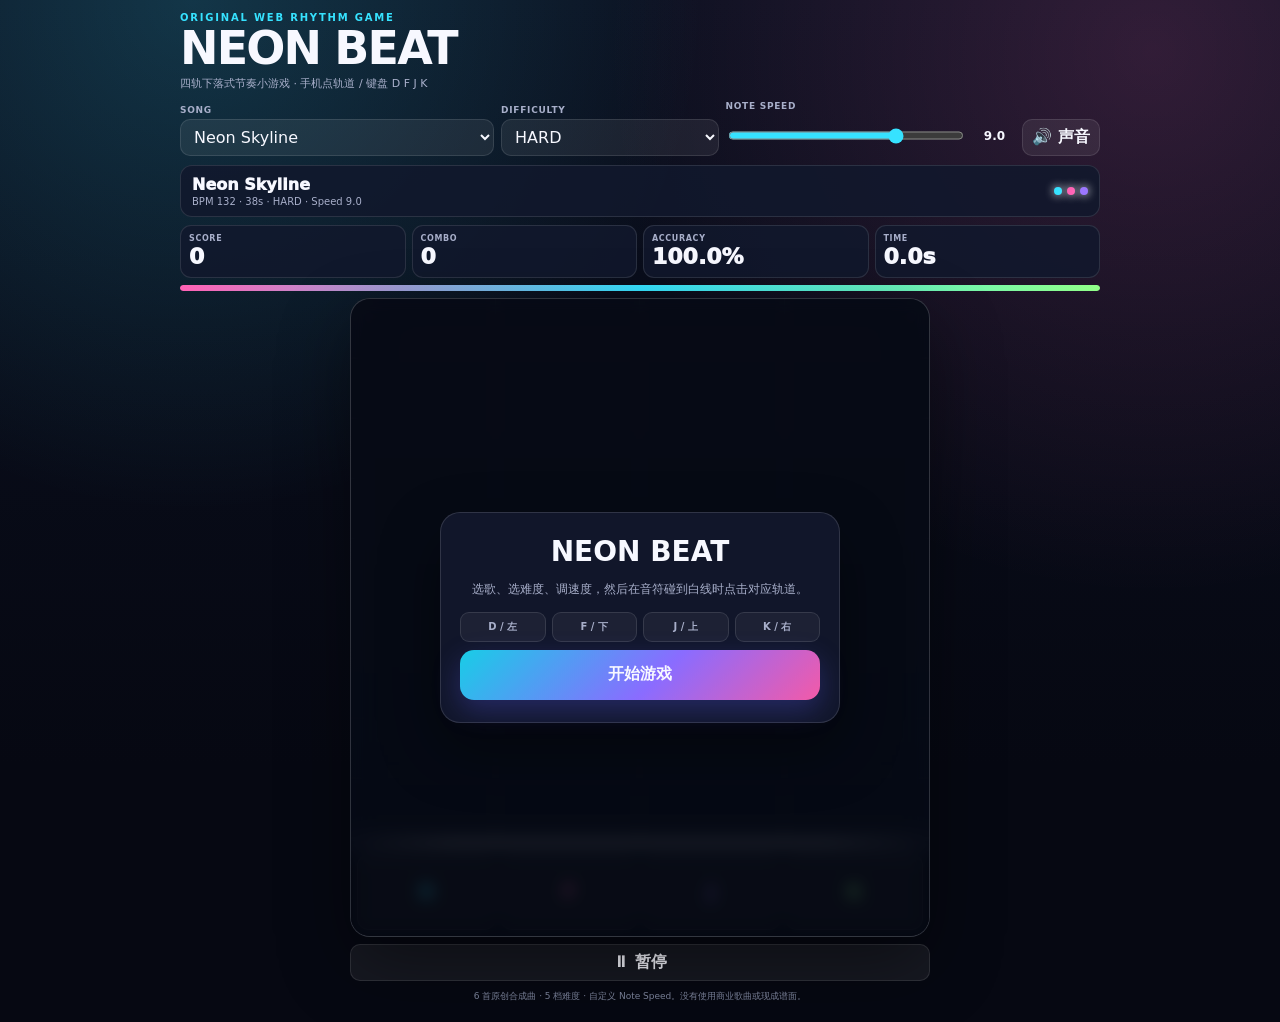
<file: index.html>
<!DOCTYPE html>
<html lang="zh-CN">
<head>
  <meta charset="UTF-8">
  <meta name="viewport" content="width=device-width, initial-scale=1, viewport-fit=cover, user-scalable=no">
  <meta name="theme-color" content="#0b1020">
  <title>NEON BEAT</title>
  <style>
    :root{--bg:#070a14;--panel:rgba(18,24,45,.88);--line:rgba(255,255,255,.11);--text:#f7f8ff;--muted:#a8afca;--cyan:#36e2ff;--pink:#ff62b5;--violet:#9b77ff;--lime:#91ff88;--danger:#ff5c78}
    *{box-sizing:border-box;-webkit-tap-highlight-color:transparent}html,body{margin:0;min-height:100%;background:var(--bg);color:var(--text)}body{min-height:100dvh;overflow-x:hidden;font-family:Inter,ui-sans-serif,system-ui,-apple-system,BlinkMacSystemFont,"Segoe UI",sans-serif;background:radial-gradient(circle at 15% 0%,rgba(54,226,255,.18),transparent 32rem),radial-gradient(circle at 90% 5%,rgba(255,98,181,.16),transparent 34rem),linear-gradient(180deg,#0b1020,#060812 75%)}
    button,select,input{font:inherit}button{border:0;color:inherit}.app{width:min(100%,940px);margin:0 auto;padding:max(12px,env(safe-area-inset-top)) 10px max(18px,env(safe-area-inset-bottom))}
    .topbar{display:flex;align-items:flex-end;justify-content:space-between;gap:12px;margin-bottom:10px}.brand-small{margin:0 0 2px;color:var(--cyan);font-size:10px;font-weight:900;letter-spacing:.18em}h1{margin:0;font-size:clamp(28px,7vw,46px);line-height:1;letter-spacing:-.04em}.sub{margin:5px 0 0;color:var(--muted);font-size:11px}
    .settings{display:grid;grid-template-columns:1.3fr .9fr 1.2fr auto;gap:7px;align-items:end;margin-bottom:9px}.field label{display:block;margin:0 0 4px;color:var(--muted);font-size:9px;font-weight:850;text-transform:uppercase;letter-spacing:.08em}.field select,.field input,.small-btn{width:100%;min-height:37px;padding:7px 9px;border:1px solid var(--line);border-radius:10px;background:rgba(255,255,255,.07);color:var(--text);outline:none}.field select option{color:#111}.speed-box{display:flex;align-items:center;gap:7px}.speed-box input{padding:0;accent-color:var(--cyan)}.speed-value{min-width:42px;text-align:center;font-size:12px;font-weight:900}.small-btn{cursor:pointer;font-weight:850;white-space:nowrap}.small-btn:active{transform:scale(.97)}
    .song-info{display:flex;align-items:center;justify-content:space-between;gap:10px;margin-bottom:8px;padding:9px 11px;border:1px solid var(--line);border-radius:12px;background:var(--panel)}.song-title{font-weight:950}.song-meta{color:var(--muted);font-size:10px;margin-top:2px}.song-dots{display:flex;gap:5px}.dot{width:8px;height:8px;border-radius:50%;background:var(--cyan);box-shadow:0 0 10px currentColor}.dot:nth-child(2){background:var(--pink)}.dot:nth-child(3){background:var(--violet)}
    .hud{display:grid;grid-template-columns:repeat(4,minmax(0,1fr));gap:6px;margin-bottom:7px}.hud-card{min-width:0;padding:8px;border:1px solid var(--line);border-radius:11px;background:var(--panel)}.hud-label{color:var(--muted);font-size:8px;font-weight:800;letter-spacing:.08em;text-transform:uppercase}.hud-value{margin-top:1px;overflow:hidden;font-size:clamp(15px,4vw,22px);font-weight:950;white-space:nowrap;text-overflow:ellipsis}
    .life-wrap{height:6px;margin-bottom:7px;overflow:hidden;border-radius:999px;background:rgba(255,255,255,.08)}.life-bar{width:100%;height:100%;border-radius:inherit;background:linear-gradient(90deg,var(--pink),var(--cyan),var(--lime));transition:width .15s ease}
    .game-shell{position:relative;width:min(100%,580px);height:min(71dvh,720px);min-height:470px;margin:0 auto;overflow:hidden;border:1px solid rgba(255,255,255,.14);border-radius:20px;background:linear-gradient(180deg,rgba(255,255,255,.035),rgba(255,255,255,.01)),#090d19;box-shadow:0 28px 70px rgba(0,0,0,.42),inset 0 0 40px rgba(88,99,255,.05);touch-action:none;user-select:none}.game-shell::before{content:"";position:absolute;inset:0;pointer-events:none;background:repeating-linear-gradient(180deg,transparent 0 58px,rgba(255,255,255,.025) 59px 60px)}
    .lanes{position:absolute;inset:0;display:grid;grid-template-columns:repeat(4,1fr)}.lane{position:relative;overflow:hidden;border-right:1px solid rgba(255,255,255,.08)}.lane:last-child{border-right:0}.lane.active{background:rgba(255,255,255,.055)}.hit-line{position:absolute;left:0;right:0;bottom:92px;height:3px;z-index:5;background:linear-gradient(90deg,transparent,rgba(255,255,255,.95) 18%,rgba(255,255,255,.95) 82%,transparent);box-shadow:0 0 18px rgba(255,255,255,.55);pointer-events:none}
    .judge{position:absolute;z-index:20;left:50%;top:48%;transform:translate(-50%,-50%) scale(.85);min-width:150px;text-align:center;font-size:clamp(25px,8vw,44px);font-weight:1000;letter-spacing:-.04em;opacity:0;pointer-events:none;text-shadow:0 4px 18px rgba(0,0,0,.55)}.judge.show{animation:judgePop .38s ease-out}.judge.perfect{color:#fff;text-shadow:0 0 8px var(--cyan),0 0 24px var(--violet)}.judge.great{color:var(--cyan)}.judge.good{color:#ffe477}.judge.miss{color:var(--danger)}@keyframes judgePop{0%{opacity:0;transform:translate(-50%,-50%) scale(.7)}30%{opacity:1;transform:translate(-50%,-50%) scale(1.08)}100%{opacity:0;transform:translate(-50%,-68%) scale(1)}}
    .note{position:absolute;z-index:8;left:9%;width:82%;height:24px;border:2px solid rgba(255,255,255,.76);border-radius:8px;transform:translateY(-50%);box-shadow:0 0 12px currentColor;will-change:top;pointer-events:none}.note.l0{color:var(--cyan);background:linear-gradient(90deg,#1dbcd6,#56ecff)}.note.l1{color:var(--pink);background:linear-gradient(90deg,#e94398,#ff82c5)}.note.l2{color:var(--violet);background:linear-gradient(90deg,#7258dc,#a990ff)}.note.l3{color:var(--lime);background:linear-gradient(90deg,#58cf6b,#a8ff91)}
    .lane-buttons{position:absolute;z-index:10;left:0;right:0;bottom:0;height:88px;display:grid;grid-template-columns:repeat(4,1fr);gap:4px;padding:6px;background:linear-gradient(180deg,transparent,rgba(3,5,12,.82) 22%)}.lane-btn{touch-action:none;border:1px solid rgba(255,255,255,.16);border-radius:12px;background:rgba(255,255,255,.075);font-weight:950;font-size:17px;cursor:pointer;transition:transform .06s ease,background .06s ease,box-shadow .06s ease}.lane-btn:nth-child(1){color:var(--cyan)}.lane-btn:nth-child(2){color:var(--pink)}.lane-btn:nth-child(3){color:var(--violet)}.lane-btn:nth-child(4){color:var(--lime)}.lane-btn.pressed{transform:translateY(2px) scale(.96);background:rgba(255,255,255,.17);box-shadow:inset 0 0 20px rgba(255,255,255,.12)}
    .overlay{position:absolute;z-index:50;inset:0;display:grid;place-items:center;padding:20px;background:rgba(5,8,18,.78);backdrop-filter:blur(8px)}.overlay.hidden{display:none}.overlay-card{width:min(100%,400px);padding:22px 19px;border:1px solid rgba(255,255,255,.13);border-radius:20px;background:rgba(18,24,45,.95);text-align:center;box-shadow:0 25px 60px rgba(0,0,0,.4)}.overlay-card h2{margin:0;font-size:28px}.overlay-card p{color:var(--muted);font-size:12px;line-height:1.55}.start-btn{width:100%;min-height:50px;margin-top:8px;border-radius:14px;background:linear-gradient(135deg,#18cde7,#8a6cff 55%,#f35aa8);font-size:16px;font-weight:950;cursor:pointer;box-shadow:0 10px 28px rgba(95,94,255,.28)}.start-btn:active{transform:scale(.985)}
    .keys{display:grid;grid-template-columns:repeat(4,1fr);gap:6px;margin:13px 0 0}.keycap{padding:7px 4px;border:1px solid var(--line);border-radius:9px;background:rgba(255,255,255,.05);color:var(--muted);font-size:10px;font-weight:800}.countdown{position:absolute;z-index:45;inset:0;display:grid;place-items:center;font-size:clamp(72px,24vw,130px);font-weight:1000;pointer-events:none;text-shadow:0 0 35px var(--cyan)}.countdown.hidden{display:none}
    .result-grid{display:grid;grid-template-columns:repeat(2,1fr);gap:8px;margin:13px 0}.result-item{padding:9px;border:1px solid var(--line);border-radius:12px;background:rgba(255,255,255,.05)}.result-item span{display:block;color:var(--muted);font-size:9px}.result-item strong{display:block;margin-top:2px;font-size:19px}.grade{margin:4px 0 8px;font-size:70px;font-weight:1000;line-height:.95;background:linear-gradient(135deg,var(--cyan),#fff,var(--pink));-webkit-background-clip:text;background-clip:text;color:transparent}.footer-note{margin:9px auto 0;width:min(100%,580px);color:#7f879f;font-size:9px;text-align:center;line-height:1.5}
    @media(max-width:700px){.app{padding-left:6px;padding-right:6px}.topbar{align-items:flex-start}.sub{display:none}.settings{grid-template-columns:1fr 1fr}.settings .field:nth-child(3){grid-column:1/2}.settings .small-btn{grid-column:2/3}.song-info{padding:8px}.hud{gap:4px}.hud-card{padding:6px}.game-shell{height:min(73dvh,720px);border-radius:14px}}
  </style>
</head>
<body>
  <main class="app">
    <header class="topbar">
      <div><p class="brand-small">ORIGINAL WEB RHYTHM GAME</p><h1>NEON BEAT</h1><p class="sub">四轨下落式节奏小游戏 · 手机点轨道 / 键盘 D F J K</p></div>
    </header>

    <section class="settings">
      <div class="field"><label for="songSelect">Song</label><select id="songSelect"></select></div>
      <div class="field"><label for="difficulty">Difficulty</label><select id="difficulty"><option value="easy">EASY</option><option value="normal">NORMAL</option><option value="hard" selected>HARD</option><option value="expert">EXPERT</option><option value="master">MASTER</option></select></div>
      <div class="field"><label for="speedRange">Note Speed</label><div class="speed-box"><input id="speedRange" type="range" min="1" max="12" step="0.1" value="9"><span id="speedValue" class="speed-value">9.0</span></div></div>
      <button id="soundBtn" class="small-btn" type="button">🔊 声音</button>
    </section>

    <section class="song-info"><div><div id="songTitle" class="song-title">Neon Skyline</div><div id="songMeta" class="song-meta">BPM 132 · 38s</div></div><div class="song-dots"><span class="dot"></span><span class="dot"></span><span class="dot"></span></div></section>

    <section class="hud"><div class="hud-card"><div class="hud-label">Score</div><div id="score" class="hud-value">0</div></div><div class="hud-card"><div class="hud-label">Combo</div><div id="combo" class="hud-value">0</div></div><div class="hud-card"><div class="hud-label">Accuracy</div><div id="accuracy" class="hud-value">100%</div></div><div class="hud-card"><div class="hud-label">Time</div><div id="time" class="hud-value">--</div></div></section>
    <div class="life-wrap"><div id="lifeBar" class="life-bar"></div></div>

    <section id="gameShell" class="game-shell">
      <div class="lanes"><div class="lane" data-lane="0"></div><div class="lane" data-lane="1"></div><div class="lane" data-lane="2"></div><div class="lane" data-lane="3"></div></div>
      <div class="hit-line"></div><div id="judge" class="judge">PERFECT</div><div id="countdown" class="countdown hidden">3</div>
      <div class="lane-buttons"><button class="lane-btn" data-lane="0" type="button">D</button><button class="lane-btn" data-lane="1" type="button">F</button><button class="lane-btn" data-lane="2" type="button">J</button><button class="lane-btn" data-lane="3" type="button">K</button></div>
      <div id="startOverlay" class="overlay"><div class="overlay-card"><h2>NEON BEAT</h2><p>选歌、选难度、调速度，然后在音符碰到白线时点击对应轨道。</p><div class="keys"><div class="keycap">D / 左</div><div class="keycap">F / 下</div><div class="keycap">J / 上</div><div class="keycap">K / 右</div></div><button id="startBtn" class="start-btn" type="button">开始游戏</button></div></div>
      <div id="pauseOverlay" class="overlay hidden"><div class="overlay-card"><h2>PAUSED</h2><p>游戏暂停了。</p><button id="resumeBtn" class="start-btn" type="button">继续</button></div></div>
      <div id="resultOverlay" class="overlay hidden"><div class="overlay-card"><div id="grade" class="grade">S</div><h2>RESULT</h2><div class="result-grid"><div class="result-item"><span>SCORE</span><strong id="resultScore">0</strong></div><div class="result-item"><span>MAX COMBO</span><strong id="resultCombo">0</strong></div><div class="result-item"><span>ACCURACY</span><strong id="resultAccuracy">0%</strong></div><div class="result-item"><span>MISS</span><strong id="resultMiss">0</strong></div></div><button id="retryBtn" class="start-btn" type="button">再来一局</button></div></div>
    </section>
    <button id="pauseBtn" class="small-btn" style="display:block;width:min(100%,580px);margin:7px auto 0" type="button" disabled>⏸ 暂停</button>
    <p class="footer-note">6 首原创合成曲 · 5 档难度 · 自定义 Note Speed。没有使用商业歌曲或现成谱面。</p>
  </main>

<script>
(()=>{"use strict";
const $=id=>document.getElementById(id),lanes=[...document.querySelectorAll('.lane')],laneButtons=[...document.querySelectorAll('.lane-btn')];
const SONGS={
 neon:{title:'Neon Skyline',bpm:132,duration:38,seed:17,root:261.63,scale:[0,2,4,7,9,7,4,2],bass:[0,0,5,5,7,7,5,5]},
 pixel:{title:'Pixel Rush',bpm:156,duration:40,seed:29,root:293.66,scale:[0,4,7,11,7,4,2,7],bass:[0,7,5,7,0,7,9,7]},
 midnight:{title:'Midnight Circuit',bpm:174,duration:42,seed:43,root:220,scale:[0,3,7,10,7,3,5,7],bass:[0,0,8,8,5,5,10,10]},
 candy:{title:'Candy Reactor',bpm:198,duration:39,seed:61,root:329.63,scale:[0,2,7,9,11,9,7,4],bass:[0,5,7,0,9,7,5,7]},
 prism:{title:'Prism Breaker',bpm:212,duration:43,seed:83,root:246.94,scale:[0,5,7,12,10,7,5,3],bass:[0,7,10,5,0,10,7,5]},
 afterglow:{title:'Afterglow Signal',bpm:118,duration:46,seed:101,root:196,scale:[0,4,7,9,7,4,2,4],bass:[0,0,5,5,9,9,7,7]}
};
const DIFF={easy:{mult:.72,split:.05,chord:.02,life:5},normal:{mult:1,split:.18,chord:.06,life:6},hard:{mult:1.28,split:.38,chord:.12,life:7},expert:{mult:1.65,split:.62,chord:.2,life:8},master:{mult:2.05,split:.82,chord:.3,life:9}};
const state={running:false,paused:false,sound:true,notes:[],startPerf:0,pausePerf:0,pauseAccum:0,raf:0,score:0,combo:0,maxCombo:0,life:100,perfect:0,great:0,good:0,miss:0,durationMs:0,leadMs:1500,audioCtx:null,nextMusicBeat:0};
Object.entries(SONGS).forEach(([id,s],i)=>{const o=document.createElement('option');o.value=id;o.textContent=s.title;if(i===0)o.selected=true;$('songSelect').appendChild(o)});
function rand(seed){let t=seed>>>0;return()=>{t+=0x6D2B79F5;let x=t;x=Math.imul(x^(x>>>15),x|1);x^=x+Math.imul(x^(x>>>7),x|61);return((x^(x>>>14))>>>0)/4294967296}};
function audio(){if(!state.sound)return null;if(!state.audioCtx){const AC=window.AudioContext||window.webkitAudioContext;if(!AC)return null;state.audioCtx=new AC()}if(state.audioCtx.state==='suspended')state.audioCtx.resume();return state.audioCtx}
function tone(freq,d=.055,g=.03,type='triangle'){const c=audio();if(!c)return;const o=c.createOscillator(),gn=c.createGain();o.type=type;o.frequency.value=freq;gn.gain.setValueAtTime(g,c.currentTime);gn.gain.exponentialRampToValueAtTime(.0001,c.currentTime+d);o.connect(gn).connect(c.destination);o.start();o.stop(c.currentTime+d)}
function noteFreq(root,semitone,oct=0){return root*Math.pow(2,(semitone+oct*12)/12)}
function getSong(){return SONGS[$('songSelect').value]}function speedLead(){return Math.max(760,Math.min(3100,3290-Number($('speedRange').value)*210))}
function updateSongInfo(){const s=getSong();$('songTitle').textContent=s.title;$('songMeta').textContent=`BPM ${s.bpm} · ${s.duration}s · ${$('difficulty').value.toUpperCase()} · Speed ${Number($('speedRange').value).toFixed(1)}`}
function currentTime(p=performance.now()){return p-state.startPerf-state.pauseAccum}
function add(chart,time,lane){chart.push({id:chart.length,time,lane,judged:false,result:null,el:null})}
function makeChart(){const s=getSong(),d=DIFF[$('difficulty').value],beat=60000/s.bpm,r=rand(s.seed+$('difficulty').selectedIndex*997),chart=[];let lane=-1,i=0;for(let t=1800;t<s.duration*1000-900;i++){let n=Math.floor(r()*4);if(n===lane&&r()<.7)n=(n+1+Math.floor(r()*3))%4;lane=n;add(chart,t,n);if(r()<d.chord){let other=(n+1+Math.floor(r()*3))%4;add(chart,t,other)}if(r()<d.split)add(chart,t+beat/2,(n+(r()<.5?1:3))%4);if($('difficulty').value==='master'&&r()<.28)add(chart,t+beat/4,(n+2)%4);let step=beat;if(r()<d.split)step=beat/2;if($('difficulty').value==='easy'&&r()<.3)step=beat*1.5;t+=step/d.mult}chart.sort((a,b)=>a.time-b.time||a.lane-b.lane);return chart}
function resetStats(){Object.assign(state,{score:0,combo:0,maxCombo:0,life:100,perfect:0,great:0,good:0,miss:0,nextMusicBeat:0});updateHud(0)}
function updateHud(t){$('score').textContent=Math.round(state.score).toLocaleString();$('combo').textContent=state.combo;const total=state.perfect+state.great+state.good+state.miss,acc=total?(state.perfect+state.great*.8+state.good*.5)/total*100:100;$('accuracy').textContent=`${acc.toFixed(1)}%`;$('time').textContent=`${Math.max(0,(state.durationMs-t)/1000).toFixed(1)}s`;$('lifeBar').style.width=`${Math.max(0,state.life)}%`}
function showJudge(text,cls){const j=$('judge');j.textContent=text;j.className=`judge ${cls}`;void j.offsetWidth;j.classList.add('show')}
function flash(l){const b=laneButtons[l],le=lanes[l];b.classList.add('pressed');le.classList.add('active');clearTimeout(b._t);b._t=setTimeout(()=>{b.classList.remove('pressed');le.classList.remove('active')},90)}
function createEl(n){const e=document.createElement('div');e.className=`note l${n.lane}`;lanes[n.lane].appendChild(e);n.el=e;return e}function removeEl(n){if(n.el){n.el.remove();n.el=null}}
function judge(n,delta){let result,pts,cls;if(delta<=68){result='PERFECT';pts=1000;cls='perfect';state.perfect++}else if(delta<=118){result='GREAT';pts=820;cls='great';state.great++}else{result='GOOD';pts=520;cls='good';state.good++}n.judged=true;n.result=result;state.combo++;state.maxCombo=Math.max(state.maxCombo,state.combo);state.score+=pts*(1+Math.min(state.combo,120)*.0025);state.life=Math.min(100,state.life+(result==='PERFECT'?.7:result==='GREAT'?.35:.1));removeEl(n);showJudge(result,cls);tone(result==='PERFECT'?900:result==='GREAT'?760:620,.04,.042,'triangle')}
function miss(n){if(n.judged)return;n.judged=true;n.result='MISS';state.miss++;state.combo=0;state.life=Math.max(0,state.life-DIFF[$('difficulty').value].life);removeEl(n);showJudge('MISS','miss')}
function hit(l){if(!state.running||state.paused)return;flash(l);const now=currentTime();let c=null,best=1e9;for(const n of state.notes){if(n.judged||n.lane!==l)continue;const d=Math.abs(n.time-now);if(d<best){best=d;c=n}if(n.time-now>260)break}if(c&&best<=205)judge(c,best);else tone([300,360,420,480][l],.02,.015,'square')}
function playMusicBeat(t){const s=getSong(),beat=60000/s.bpm;while(t>=state.nextMusicBeat*beat){const i=state.nextMusicBeat,mel=s.scale[i%s.scale.length],bass=s.bass[i%s.bass.length];tone(noteFreq(s.root,mel),Math.min(.18,beat/1800),.018,'triangle');if(i%2===0)tone(noteFreq(s.root,bass,-1),.09,.022,'sine');if(i%4===0)tone(95,.05,.018,'sine');state.nextMusicBeat++}}
function frame(p){if(!state.running)return;if(state.paused){state.raf=requestAnimationFrame(frame);return}const t=currentTime(p),h=$('gameShell').clientHeight,hitY=h-94,top=-18,travel=hitY-top;for(const n of state.notes){if(n.judged)continue;const spawn=n.time-state.leadMs;if(t>=spawn&&t<=n.time+240){const pr=(t-spawn)/state.leadMs,y=top+pr*travel;(n.el||createEl(n)).style.top=`${y}px`}if(t>n.time+220)miss(n)}playMusicBeat(t);updateHud(t);if(t>=state.durationMs+500||state.life<=0){finish();return}state.raf=requestAnimationFrame(frame)}
async function countdown(){const c=$('countdown');c.classList.remove('hidden');for(const v of [3,2,1]){c.textContent=v;tone(520+(3-v)*90,.08,.05);await new Promise(r=>setTimeout(r,620))}c.textContent='GO!';tone(950,.12,.065);await new Promise(r=>setTimeout(r,330));c.classList.add('hidden')}
async function start(){if(state.running)return;audio();$('resultOverlay').classList.add('hidden');$('startOverlay').classList.add('hidden');$('pauseOverlay').classList.add('hidden');document.querySelectorAll('.note').forEach(e=>e.remove());resetStats();state.notes=makeChart();state.durationMs=getSong().duration*1000;state.leadMs=speedLead();state.pauseAccum=0;state.paused=false;$('pauseBtn').disabled=true;['songSelect','difficulty','speedRange'].forEach(id=>$(id).disabled=true);await countdown();state.startPerf=performance.now();state.running=true;$('pauseBtn').disabled=false;state.raf=requestAnimationFrame(frame)}
function pause(){if(!state.running||state.paused)return;state.paused=true;state.pausePerf=performance.now();$('pauseOverlay').classList.remove('hidden');$('pauseBtn').textContent='▶ 继续'}function resume(){if(!state.running||!state.paused)return;state.pauseAccum+=performance.now()-state.pausePerf;state.paused=false;$('pauseOverlay').classList.add('hidden');$('pauseBtn').textContent='⏸ 暂停'}
function finish(){if(!state.running)return;state.running=false;state.paused=false;cancelAnimationFrame(state.raf);$('pauseBtn').disabled=true;$('pauseBtn').textContent='⏸ 暂停';['songSelect','difficulty','speedRange'].forEach(id=>$(id).disabled=false);for(const n of state.notes){if(!n.judged)miss(n);removeEl(n)}const total=state.perfect+state.great+state.good+state.miss,acc=total?(state.perfect+state.great*.8+state.good*.5)/total*100:0,grade=acc>=99&&state.miss===0?'SS':acc>=96?'S':acc>=90?'A':acc>=80?'B':'C';$('grade').textContent=grade;$('resultScore').textContent=Math.round(state.score).toLocaleString();$('resultCombo').textContent=state.maxCombo;$('resultAccuracy').textContent=`${acc.toFixed(2)}%`;$('resultMiss').textContent=state.miss;$('resultOverlay').classList.remove('hidden');updateHud(state.durationMs)}
$('soundBtn').onclick=()=>{state.sound=!state.sound;$('soundBtn').textContent=state.sound?'🔊 声音':'🔇 静音';if(state.sound)audio()};$('pauseBtn').onclick=()=>state.paused?resume():pause();$('startBtn').onclick=start;$('resumeBtn').onclick=resume;$('retryBtn').onclick=start;
$('songSelect').onchange=updateSongInfo;$('difficulty').onchange=updateSongInfo;$('speedRange').oninput=()=>{$('speedValue').textContent=Number($('speedRange').value).toFixed(1);updateSongInfo()};laneButtons.forEach(b=>b.addEventListener('pointerdown',e=>{e.preventDefault();hit(Number(b.dataset.lane))}));
const keys={KeyD:0,ArrowLeft:0,KeyF:1,ArrowDown:1,KeyJ:2,ArrowUp:2,KeyK:3,ArrowRight:3};window.addEventListener('keydown',e=>{if(e.repeat)return;if(e.code in keys){e.preventDefault();hit(keys[e.code])}else if(e.code==='Escape'&&state.running){state.paused?resume():pause()}else if(e.code==='Space'&&!state.running){e.preventDefault();start()}});document.addEventListener('visibilitychange',()=>{if(document.hidden&&state.running&&!state.paused)pause()});$('speedValue').textContent=Number($('speedRange').value).toFixed(1);updateSongInfo();updateHud(0);
})();
</script>
</body>
</html>
</file>
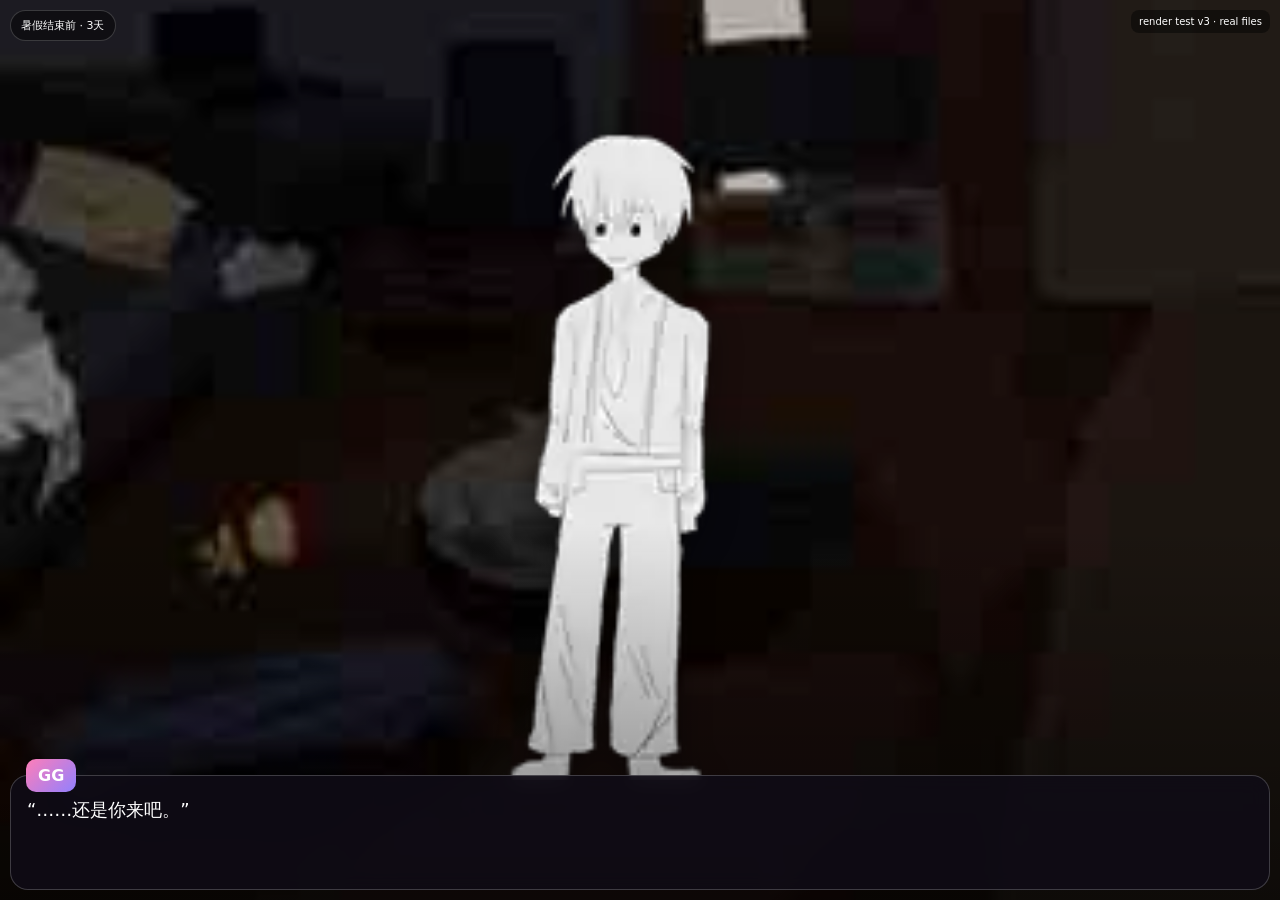
<file: galgame/gg-test.html>
<!doctype html><html lang="zh-CN"><head><meta charset="utf-8"><meta name="viewport" content="width=device-width,initial-scale=1,viewport-fit=cover"><title>GG立绘测试 v3</title><style>*{box-sizing:border-box}html,body{margin:0;height:100%;overflow:hidden;background:#111;color:#fff;font-family:system-ui}.game{position:relative;height:100dvh;overflow:hidden;background:#111}.bg{position:absolute;inset:0;width:100%;height:100%;object-fit:cover;filter:brightness(.82)}.sprite{position:absolute;left:50%;bottom:120px;transform:translateX(-50%);height:min(72vh,650px);max-width:90vw;object-fit:contain;filter:drop-shadow(0 10px 16px rgba(0,0,0,.45));image-rendering:auto}.shade{position:absolute;inset:0;background:linear-gradient(transparent 58%,rgba(0,0,0,.48));pointer-events:none}.tag{position:absolute;top:max(10px,env(safe-area-inset-top));left:10px;padding:7px 10px;border:1px solid rgba(255,255,255,.18);border-radius:999px;background:rgba(0,0,0,.45);font-size:11px}.debug{position:absolute;right:10px;top:max(10px,env(safe-area-inset-top));padding:6px 8px;border-radius:8px;background:rgba(0,0,0,.45);font-size:10px}.box{position:absolute;left:10px;right:10px;bottom:max(10px,env(safe-area-inset-bottom));min-height:115px;padding:20px 16px 14px;border:1px solid rgba(255,255,255,.2);border-radius:18px;background:rgba(16,12,23,.86);backdrop-filter:blur(10px)}.name{position:absolute;top:-17px;left:15px;padding:7px 12px;border-radius:10px;background:linear-gradient(135deg,#ff7eb8,#9180ff);font-weight:900}.text{font-size:18px;line-height:1.6}</style></head><body><div class="game"><img class="bg" src="assets/gg-bg-test.jpg" alt="GG房间背景"><img class="sprite" src="assets/gg-sprite-test.webp" alt="GG立绘"><div class="shade"></div><div class="tag">暑假结束前 · 3天</div><div class="debug">render test v3 · real files</div><div class="box"><div class="name">GG</div><div class="text">“……还是你来吧。”</div></div></div></body></html>
</file>
